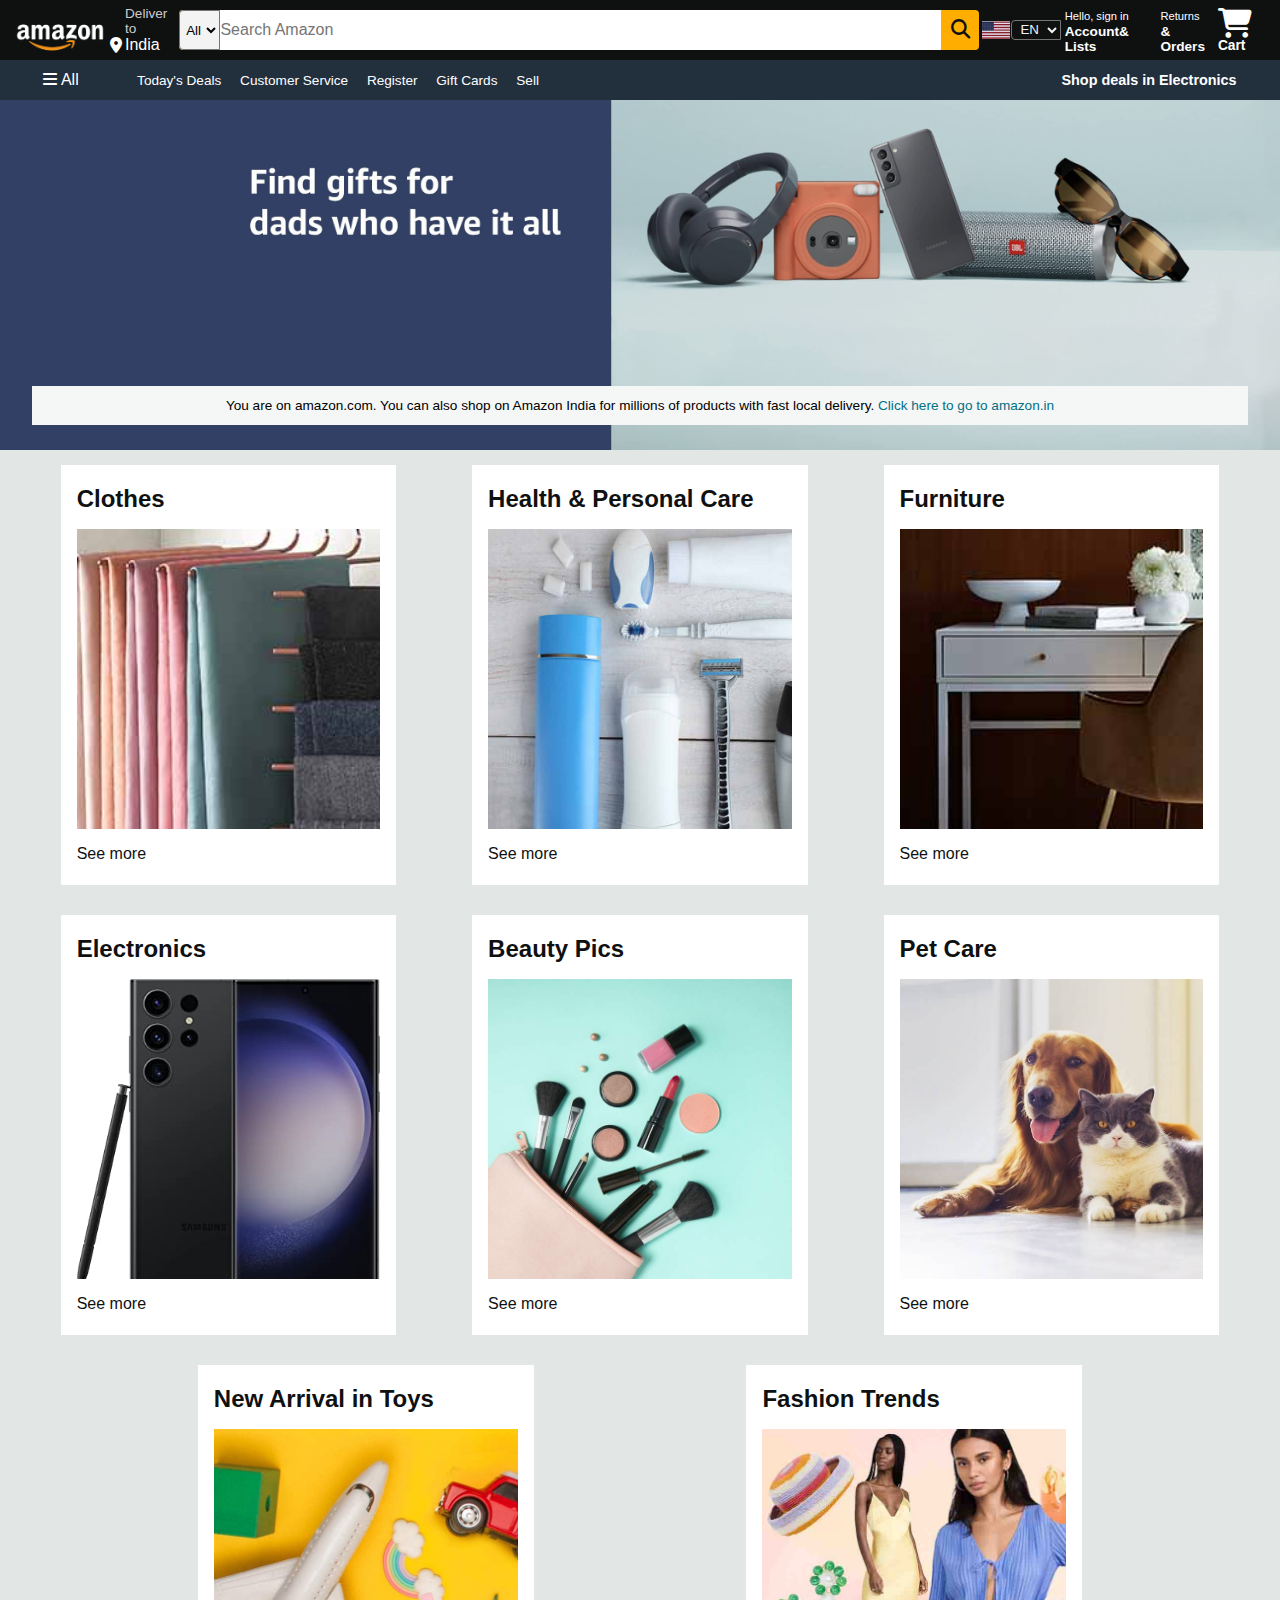
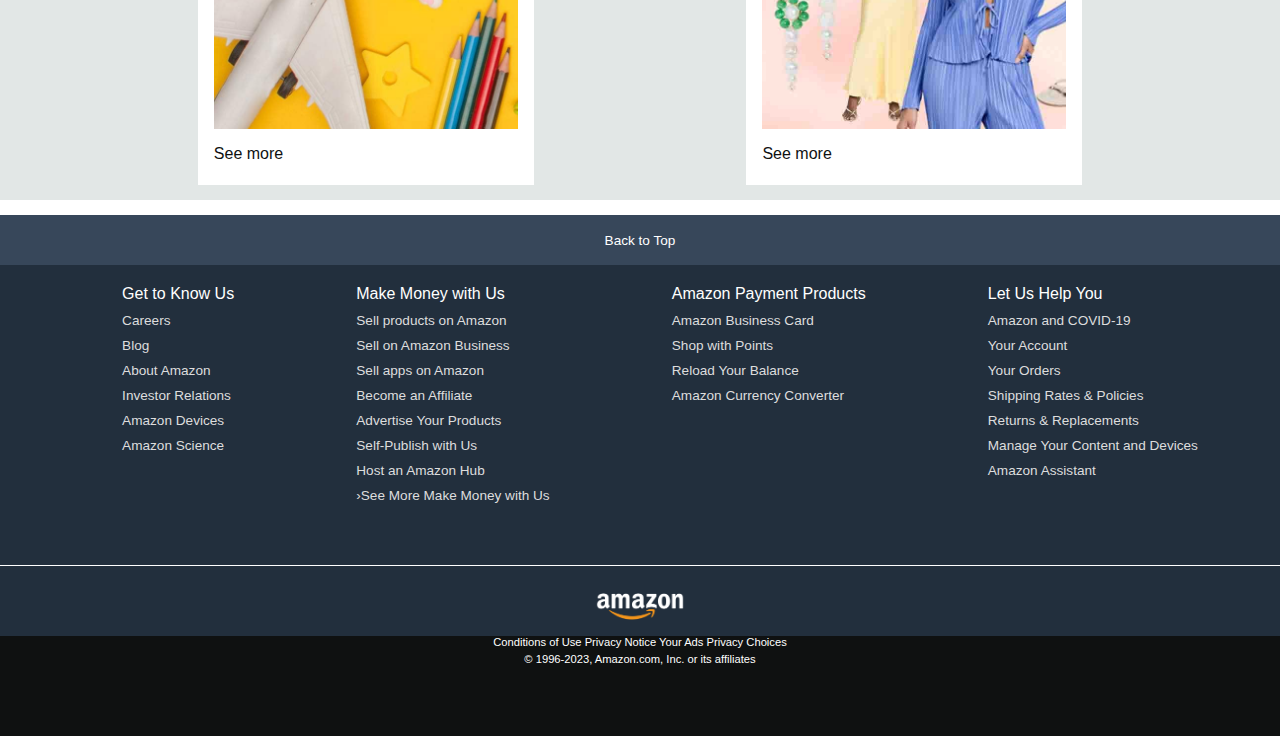
<file: index.html>
<!DOCTYPE html>
<html lang="en">
<head>
    <meta charset="UTF-8">
    <meta name="viewport" content="width=device-width, initial-scale=1.0">
    <title>Amazon</title>
    <link rel="stylesheet" href="https://cdnjs.cloudflare.com/ajax/libs/font-awesome/6.4.0/css/all.min.css">
    <link rel="stylesheet" href="amazon1.css">
</head>
<body>
    <header>
        <div class="navbar">
            <div class="nav-logo border">
                <div class="logo"></div>
            </div>
            
            <div class="nav-address  border">
                <p class="add-first">Deliver to</p>
                <div class="add-icon">
                    <i class="fa-solid fa-location-dot"></i>
                    <p class="add-second">India</p>
                </div>
            </div>

            <div class="nav-search">
                <select class="search-select">
                    <option>All</option>
                </select >
                <input placeholder="Search Amazon" class="search-input">
                <div class="search-icon">
                    <i class="fa-solid fa-magnifying-glass"></i>
                </div>

            </div>

            <div class="nav-country border">
                <div class="logo2"> </div>
                <select class="search-select2">  
                    <option>EN</option>
                </select >
            </div>


            <div class="nav-signin border">
                <p><span>Hello, sign in</span></p>
                <p class="nav-second">Account& Lists</p>
            </div>

            <div class="nav-return border">
                <p><span>Returns</span></p>
                <p class="nav-second">& Orders</p>
            </div>

            <div class="nav-cart border">
                <i class="fa-solid fa-cart-shopping"></i>
                Cart
            </div>
        </div>

        <div class="panel">
            <div class="panel-all">
                <i class="fa-solid fa-bars"></i>
                All
            </div>
            <div class="panel-ops">
                <p>Today's Deals</p>
                <p>Customer Service</p>
                <p>Register</p>
                <p>Gift Cards</p>
                <p>Sell</p>
            </div>
            <div class="panel-deals">
                Shop deals in Electronics
            </div>
        </div>   
    </header>

    <div class="hero-section">
        <div class="hero-msg">
            <p>You are on amazon.com. You can also shop on Amazon India for millions of products with fast local delivery. <a>Click here to go to amazon.in</a></p>
        </div>
    </div>

    <div class="shop-section">
        <div class=" box">
            <div class="box-content">
                <h2>Clothes</h2>
                <div class="box-img" style="background-image: url('box1_image.jpg');"></div>
                <p>See more</p>
            </div>
        </div>
        <div class=" box">
            <div class="box-content">
                <h2>Health & Personal Care</h2>
                <div class="box-img" style="background-image: url('box2_image.jpg');"></div>
                <p>See more</p>
            </div>
        </div>
        <div class=" box">
            <div class="box-content">
                <h2>Furniture</h2>
                <div class="box-img" style="background-image: url('box3_image.jpg');"></div>
                <p>See more</p>
            </div>
        </div>
        <div class=" box">
            <div class="box-content">
                <h2> Electronics</h2>
                <div class="box-img" style="background-image: url('box4_image.jpg');"></div>
                <p>See more</p>
            </div>
         </div>
         <div class=" box">
            <div class="box-content">
                <h2>Beauty Pics</h2>
                <div class="box-img" style="background-image: url('box5_image.jpg');"></div>
                <p>See more</p>
            </div>
        </div>
        <div class=" box">
            <div class="box-content">
                <h2>Pet Care</h2>
                <div class="box-img" style="background-image: url('box6_image.jpg');"></div>
                <p>See more</p>
            </div>
        </div>
        <div class=" box">
            <div class="box-content">
                <h2>New Arrival in Toys</h2>
                <div class="box-img" style="background-image: url('box7_image.jpg');"></div>
                <p>See more</p>
            </div>
        </div>
        <div class=" box">
            <div class="box-content">
                <h2> Fashion Trends</h2>
                <div class="box-img" style="background-image: url('box8_image.jpg');"></div>
                <p>See more</p>
            </div>
         </div>    
    </div>
    <footer>
        <div class="foot-panel1">
            Back to Top
        </div>

        <div class="foot-panel2">
            <ul>
                <p>Get to Know Us</p>
                <a>Careers</a>
                <a>Blog</a>
                <a>About Amazon</a>
                <a>Investor Relations</a>
                <a>Amazon Devices</a>
                <a>Amazon Science</a>
             </ul>
             <ul>
                <p> Make Money with Us</p>
                <a>Sell products on Amazon</a>
                <a>Sell on Amazon Business</a>
                <a>Sell apps on Amazon</a>
                <a>Become an Affiliate</a>
                <a>Advertise Your Products</a>
                <a>Self-Publish with Us</a>
                <a>Host an Amazon Hub</a>
                <a>›See More Make Money with Us</a>
             </ul>
             <ul>
                <p>Amazon Payment Products</p>
                <a>Amazon Business Card</a>
                <a>Shop with Points</a>
                <a>Reload Your Balance</a>
                <a>Amazon Currency Converter</a>
                
             </ul>
             <ul>
                <p>Let Us Help You</p>
                <a>Amazon and COVID-19</a>
                <a>Your Account</a>
                <a>Your Orders</a>
                <a>Shipping Rates & Policies</a>
                <a>Returns & Replacements</a>
                <a>Manage Your Content and Devices</a>
                <a>Amazon Assistant</a>
                
             </ul>
        </div>
        <div class="foot-panel3">
            <div class="logo"></div>
        </div>

        <div class="foot-panel4">
            <div class="pages">
                <a>Conditions of Use </a>
                <a>Privacy Notice</a>
                <a>Your Ads Privacy Choices</a>
            </div>
            <div class="copyright">
                © 1996-2023, Amazon.com, Inc. or its affiliates
            </div>
        </div>
    </footer>
</body>
</html>
</file>
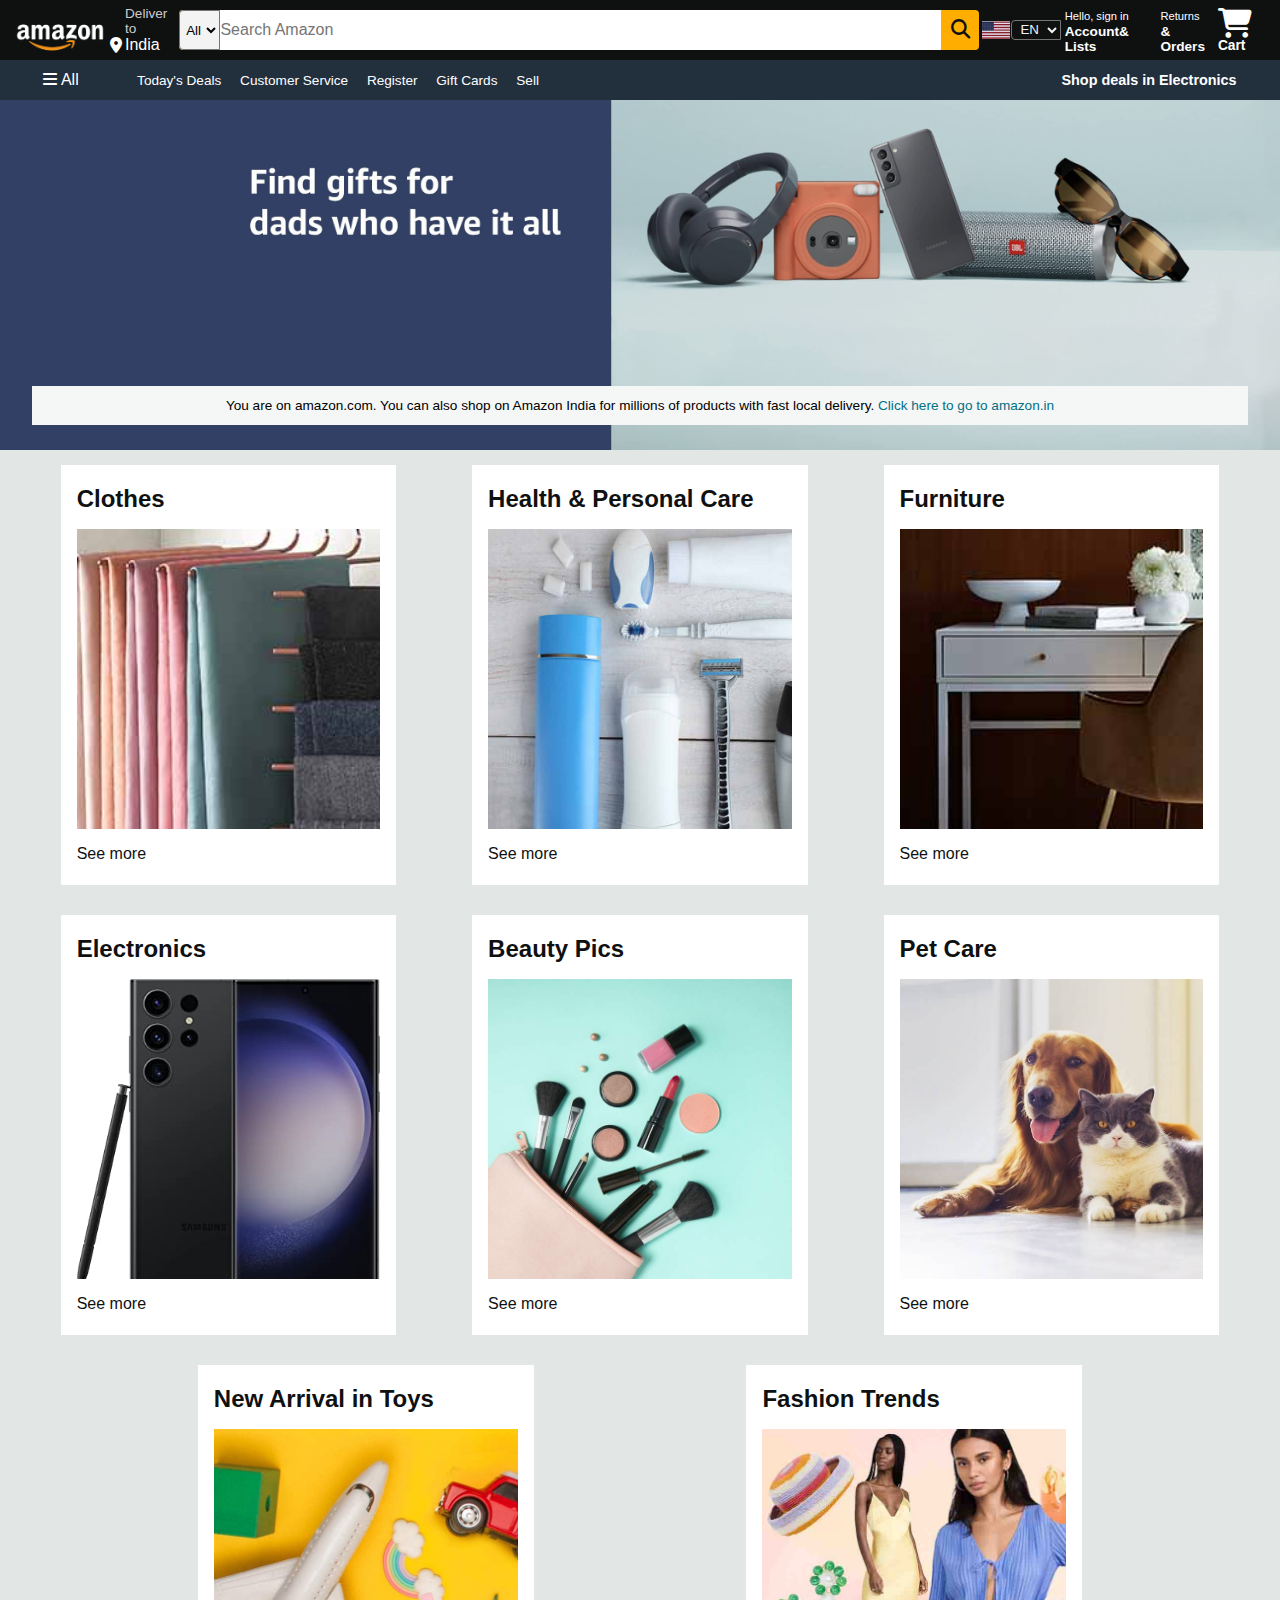
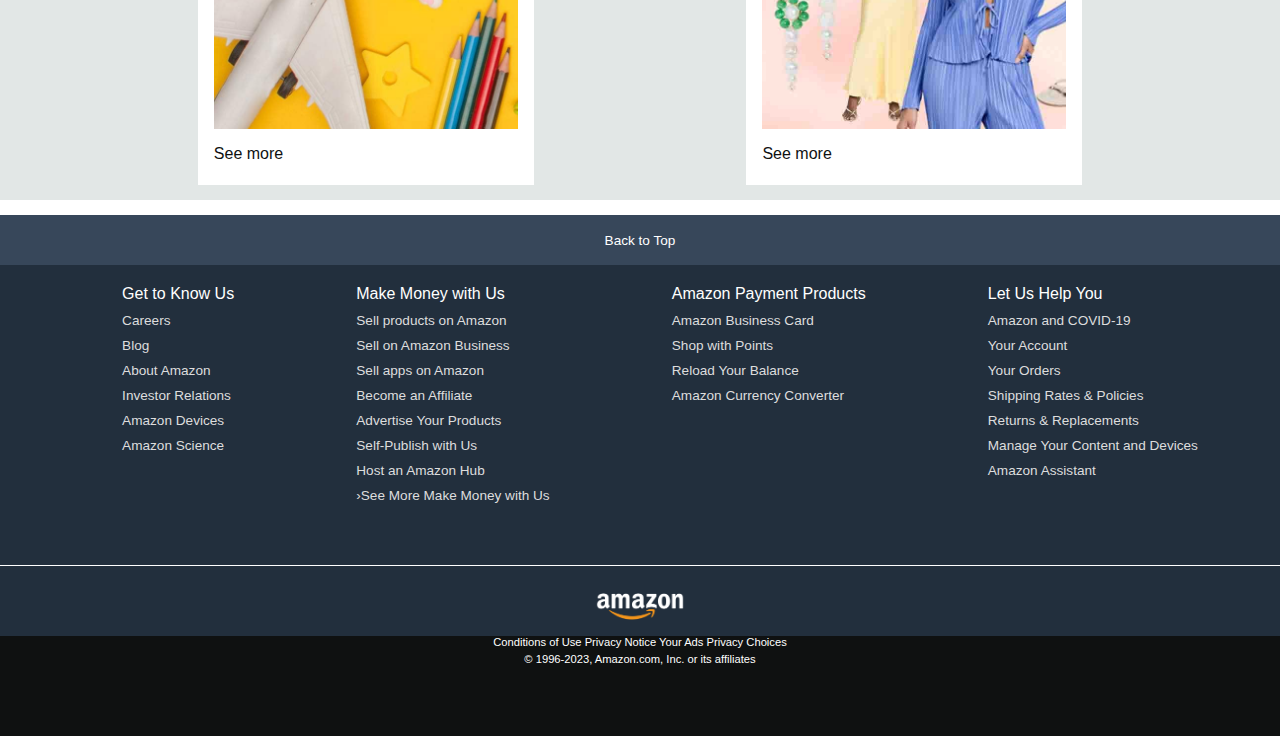
<file: amazon1.html>
<!DOCTYPE html>
<html lang="en">
<head>
    <meta charset="UTF-8">
    <meta name="viewport" content="width=device-width, initial-scale=1.0">
    <title>Amazon</title>
    <link rel="stylesheet" href="https://cdnjs.cloudflare.com/ajax/libs/font-awesome/6.4.0/css/all.min.css">
    <link rel="stylesheet" href="amazon1.css">
</head>
<body>
    <header>
        <div class="navbar">
            <div class="nav-logo border">
                <div class="logo"></div>
            </div>
            
            <div class="nav-address  border">
                <p class="add-first">Deliver to</p>
                <div class="add-icon">
                    <i class="fa-solid fa-location-dot"></i>
                    <p class="add-second">India</p>
                </div>
            </div>

            <div class="nav-search">
                <select class="search-select">
                    <option>All</option>
                </select >
                <input placeholder="Search Amazon" class="search-input">
                <div class="search-icon">
                    <i class="fa-solid fa-magnifying-glass"></i>
                </div>

            </div>

            <div class="nav-country border">
                <div class="logo2"> </div>
                <select class="search-select2">  
                    <option>EN</option>
                </select >
            </div>


            <div class="nav-signin border">
                <p><span>Hello, sign in</span></p>
                <p class="nav-second">Account& Lists</p>
            </div>

            <div class="nav-return border">
                <p><span>Returns</span></p>
                <p class="nav-second">& Orders</p>
            </div>

            <div class="nav-cart border">
                <i class="fa-solid fa-cart-shopping"></i>
                Cart
            </div>
        </div>

        <div class="panel">
            <div class="panel-all">
                <i class="fa-solid fa-bars"></i>
                All
            </div>
            <div class="panel-ops">
                <p>Today's Deals</p>
                <p>Customer Service</p>
                <p>Register</p>
                <p>Gift Cards</p>
                <p>Sell</p>
            </div>
            <div class="panel-deals">
                Shop deals in Electronics
            </div>
        </div>   
    </header>

    <div class="hero-section">
        <div class="hero-msg">
            <p>You are on amazon.com. You can also shop on Amazon India for millions of products with fast local delivery. <a>Click here to go to amazon.in</a></p>
        </div>
    </div>

    <div class="shop-section">
        <div class=" box">
            <div class="box-content">
                <h2>Clothes</h2>
                <div class="box-img" style="background-image: url('box1_image.jpg');"></div>
                <p>See more</p>
            </div>
        </div>
        <div class=" box">
            <div class="box-content">
                <h2>Health & Personal Care</h2>
                <div class="box-img" style="background-image: url('box2_image.jpg');"></div>
                <p>See more</p>
            </div>
        </div>
        <div class=" box">
            <div class="box-content">
                <h2>Furniture</h2>
                <div class="box-img" style="background-image: url('box3_image.jpg');"></div>
                <p>See more</p>
            </div>
        </div>
        <div class=" box">
            <div class="box-content">
                <h2> Electronics</h2>
                <div class="box-img" style="background-image: url('box4_image.jpg');"></div>
                <p>See more</p>
            </div>
         </div>
         <div class=" box">
            <div class="box-content">
                <h2>Beauty Pics</h2>
                <div class="box-img" style="background-image: url('box5_image.jpg');"></div>
                <p>See more</p>
            </div>
        </div>
        <div class=" box">
            <div class="box-content">
                <h2>Pet Care</h2>
                <div class="box-img" style="background-image: url('box6_image.jpg');"></div>
                <p>See more</p>
            </div>
        </div>
        <div class=" box">
            <div class="box-content">
                <h2>New Arrival in Toys</h2>
                <div class="box-img" style="background-image: url('box7_image.jpg');"></div>
                <p>See more</p>
            </div>
        </div>
        <div class=" box">
            <div class="box-content">
                <h2> Fashion Trends</h2>
                <div class="box-img" style="background-image: url('box8_image.jpg');"></div>
                <p>See more</p>
            </div>
         </div>    
    </div>
    <footer>
        <div class="foot-panel1">
            Back to Top
        </div>

        <div class="foot-panel2">
            <ul>
                <p>Get to Know Us</p>
                <a>Careers</a>
                <a>Blog</a>
                <a>About Amazon</a>
                <a>Investor Relations</a>
                <a>Amazon Devices</a>
                <a>Amazon Science</a>
             </ul>
             <ul>
                <p> Make Money with Us</p>
                <a>Sell products on Amazon</a>
                <a>Sell on Amazon Business</a>
                <a>Sell apps on Amazon</a>
                <a>Become an Affiliate</a>
                <a>Advertise Your Products</a>
                <a>Self-Publish with Us</a>
                <a>Host an Amazon Hub</a>
                <a>›See More Make Money with Us</a>
             </ul>
             <ul>
                <p>Amazon Payment Products</p>
                <a>Amazon Business Card</a>
                <a>Shop with Points</a>
                <a>Reload Your Balance</a>
                <a>Amazon Currency Converter</a>
                
             </ul>
             <ul>
                <p>Let Us Help You</p>
                <a>Amazon and COVID-19</a>
                <a>Your Account</a>
                <a>Your Orders</a>
                <a>Shipping Rates & Policies</a>
                <a>Returns & Replacements</a>
                <a>Manage Your Content and Devices</a>
                <a>Amazon Assistant</a>
                
             </ul>
        </div>
        <div class="foot-panel3">
            <div class="logo"></div>
        </div>

        <div class="foot-panel4">
            <div class="pages">
                <a>Conditions of Use </a>
                <a>Privacy Notice</a>
                <a>Your Ads Privacy Choices</a>
            </div>
            <div class="copyright">
                © 1996-2023, Amazon.com, Inc. or its affiliates
            </div>
        </div>
    </footer>
</body>
</html>
</file>
<file: amazon1.css>
*{
    margin: 0;
    font-family: Arial;
    border: border-box ;

}

.navbar{
    height: 60px;
    background-color: #0f1111;
    color: white;
    display: flex;
    align-items: center;
    justify-content: space-evenly;
}
.nav-logo{
    height: 50px;
    width: 100px;
    text-decoration: none;
    padding: 1px 0px 0px 2px;
    margin: 1px;
}
.logo{
    background-image: url("amazon_logo.png");
    background-size: cover;
    height: 50px;
    width: 100%;
    text-decoration: none;
    padding: 1px 8px 0 0px;
    margin: 1px;
}

.border{
    border: 2px solid transparent;
}
.border:hover{
    border: 1.5px solid white;
}

/** box2 **/
.add-first{
    color: #cccccc;
    font-size: 0.85rem;
    margin-left: 15px;
}

.add-second{
    font-size: 1rem;
    margin-left: 3px;
}
.add-icon{
    display: flex;
    align-items: center;
}

/** box3 **/

.nav-search{
    display: flex;
    justify-content: space-evenly;
    background-color: rgb(255,174,0 );
    /** or background-color:#febd68 **/
    width: 800px;
    height: 40px;
    border-radius: 4px;
}

.search-select{
    background-color: #f3f3f3;
    width: 50px;
    text-align: center;
    border-top-left-radius: 4px;
    border-bottom-left-radius: 4px;
}

.search-input{
    width:870px;
    font-size: 1rem;
    border: none;
    padding: 12px 0px 12px 0px ;

}

.search-icon{
    width: 45px;
    display: flex;
    justify-content: center;
    align-items: center;
    font-size: 1.2rem;
    background: color #f5e900;
    border-top-right-radius: 4px;
    border-bottom-right-radius: 4px;
    color:#0f1111 ;

}

.nav-search:hover{
    border: 2px solid orange;
}

/** box4 **/
.nav-country{
    display: flex;
    background-color: #0f1111;
    color:white;
    border: 2px solid #0f1111;
    /* height: 33px;
    width: 55; */
}

.search-select2{
    background-color: #0f1111;
    color:#f3f3f3 ;
    width: 50px;
    text-align: center;
    border-top-left-radius: 4px;
    border-bottom-left-radius: 4px;
}

.search-select2 i{
    font-size: 30px;
    font-weight: 700;

}

.logo2{
    background-image: url("american_img.jpeg");
    background-size: cover;
    height: 16.8px;
    width: 14px;
    text-decoration: none;
    padding: 1px 8px 0 6px;
    margin: 1px;
}
/** box5 **/
span{
    font-size: 0.7rem;
}

.nav-second {
    font-size: 0.85rem;
    font-weight: 700;
}
/** box6 **/

.nav-cart i{
    font-size: 30px;

}
.nav-cart{
    font-size: 0.86rem;
    font-weight: 700;
}

/** panel **/

.panel{
    height: 40px;
    background-color: #222f3d;
    display: flex;
    color: white;
    align-items: center;
    justify-content: space-evenly;
}

.panel-ops p{
    display: inline;
    margin-left: 15px;
}

.panel-ops{
    width: 70%;
    font-size: 0.85rem;
}

.panel-deals{
    font-size: 0.9rem;
    font-weight: 700;

}

/** hero-section **/

.hero-section{
    background-image: url(hero_image.jpg);
    height: 350px;
    background-size: cover;
    display: flex;
    justify-content: center;
    align-items: flex-end;
}

.hero-msg{
    background-color: #f5f6f6;
    color: black;
    height: 39px;
    display: flex;
    align-items: center;
    justify-content: center;
    font-size: 0.85rem;
    width: 95%;
    margin-bottom: 25px;

}

.hero-msg a{
    color: #007185;
}

/** shop-section **/

.shop-section{
    display: flex;
    flex-wrap: wrap;
    justify-content: space-evenly;
    background-color: #e2e7e6;
    color: #0f1111;

}
.box{
    height: 385px;
    /* border: 2px solid white; */
    width: 335.74px;
    background-color:#ffffff;
    padding: 20px 0px 15px;
    margin: 15px;
}
.box-img{
    height:300px;
    background-size:cover ;
    margin-top: 1rem;
    margin-bottom: 1rem;
}

.box-content{
    margin-left: 1rem;
    margin-right: 1rem;

}

.box-content{
    color:#0f1111;
}

/** footer **/

footer{
    margin-top:15px ;
}
.foot-panel1{
    background-color: #37475a;
    color: white;
    height: 50px;
    display: flex;
    justify-content: center;
    align-items: center;
    font-size: 0.85rem;
}

.foot-panel2{
    background-color: #222f3d;
    color: white;
    height: 300px;
    display: flex;
    justify-content: space-evenly;
}

ul{
    margin-top: 20px;
}

ul a {
    display: block;
    font-size: 0.85rem;
    margin-top: 10px;
    color: #dddddd;
}

.foot-panel3{
    background-color: #222f3d;
    color: white;
    border-top: 0.5px solid white;
    height: 70px;
    display: flex;
    justify-content: center;
    align-items: center;

}

.logo{
    background-image: url("amazon_logo.png");
    background-size: cover;
    height: 50px;
    width: 100px;
}

.foot-panel4{
    background-color:#0f1111 ;
    color: white;
    height: 100px;
    font-size: 0.7rem;
    text-align: center;
    /* display: flex;
    justify-content: center;
    align-items: center; */
}

.pages{
    font-size: 0.7rem;
   
}

.copyright{
    padding-top:5px ;
    
}
</file>
